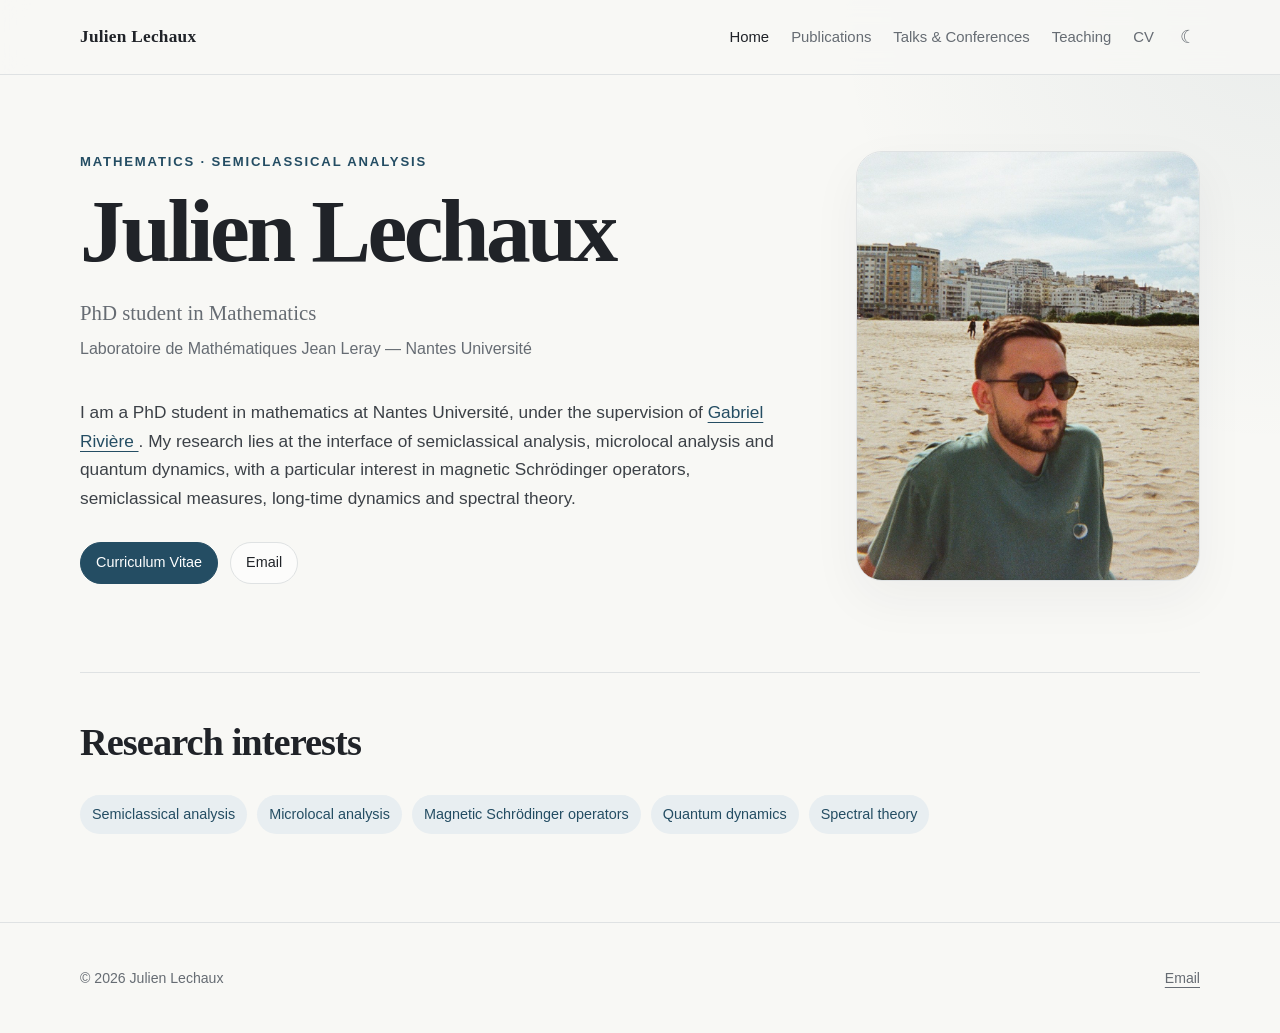
<file: index.html>
<!doctype html>
<html lang="en">
<head>
  <meta charset="utf-8">
  <meta name="google-site-verification" content="3LLDTHqSXRU2BRqAwc-alkDpxzCYhVD5m-M2i1JEhRE" />
  <meta name="viewport" content="width=device-width, initial-scale=1">
  <meta name="description" content="Personal academic webpage of Julien Lechaux, PhD student in mathematics.">
  <title>Julien Lechaux — Mathematics</title>
  <link rel="stylesheet" href="assets/style.css">
</head>
<body>
<div class="site-shell">

<header class="site-header">
  <div class="header-inner">
    <a class="brand" href="index.html" data-site-name>Julien Lechaux</a>
    <nav aria-label="Main navigation">
      <a href="index.html" class="active">Home</a>
      <a href="publications.html" class="">Publications</a>
      <a href="talks.html">Talks &amp; Conferences</a>
      <a href="teaching.html" class="">Teaching</a>
      <a href="assets/CV_Julien_Lechaux.pdf" data-cv>CV</a>
      <button
  id="theme-toggle"
  class="theme-toggle"
  type="button"
  aria-label="Toggle dark mode"
>
  ☾
</button>
    </nav>
  </div>
</header>

<main>

<section class="hero">
  <div>
    <p class="eyebrow">Mathematics · Semiclassical analysis</p>
    <h1 data-site-name>Julien Lechaux</h1>
    <p class="role" data-role>PhD student in Mathematics</p>
    <p class="institution" data-institution>Laboratoire de Mathématiques Jean Leray</p>

    <p class="lead">
  I am a PhD student in mathematics at Nantes Université, under the supervision of
  <a
    href="https://www.math.sciences.univ-nantes.fr/~riviere-g/index.html"
    target="_blank"
    rel="noopener noreferrer"
  >
    Gabriel Rivière
  </a>.
  My research lies at the interface of semiclassical analysis,
  microlocal analysis and quantum dynamics, with a particular interest in
  magnetic Schrödinger operators, semiclassical measures, long-time dynamics
  and spectral theory.
</p>

    <div class="quick-links">
      <a class="button-link primary" href="assets/CV_Julien_Lechaux.pdf" data-cv>Curriculum Vitae</a>
      <a class="button-link" href="mailto:julien.lechaux@univ-nantes.fr" data-email>Email</a>
    </div>
  </div>

  <aside class="photo-card">
  <img
    src="assets/photo_julien_portrait.jpg"
    alt="Julien Lechaux"
    class="profile-photo"
  >
</aside>
</section>

<section class="section section-rule">
  <h2>Research interests</h2>
  <div class="interests" data-interests></div>
</section>

</main>

<footer class="site-footer">
  <div class="footer-inner">
    <div>© <span data-year></span> <span data-site-name>Julien Lechaux</span></div>
    <div>
      <a href="mailto:julien.lechaux@univ-nantes.fr" data-email>Email</a>
    </div>
  </div>
</footer>

</div>
<script src="site-data.js"></script>
<script src="assets/site.js"></script>

<script
  data-goatcounter="https://lechauxjulien.goatcounter.com/count"
  async
  src="//gc.zgo.at/count.js">
</script>

</body>
</html>

</body>
</html>
</file>
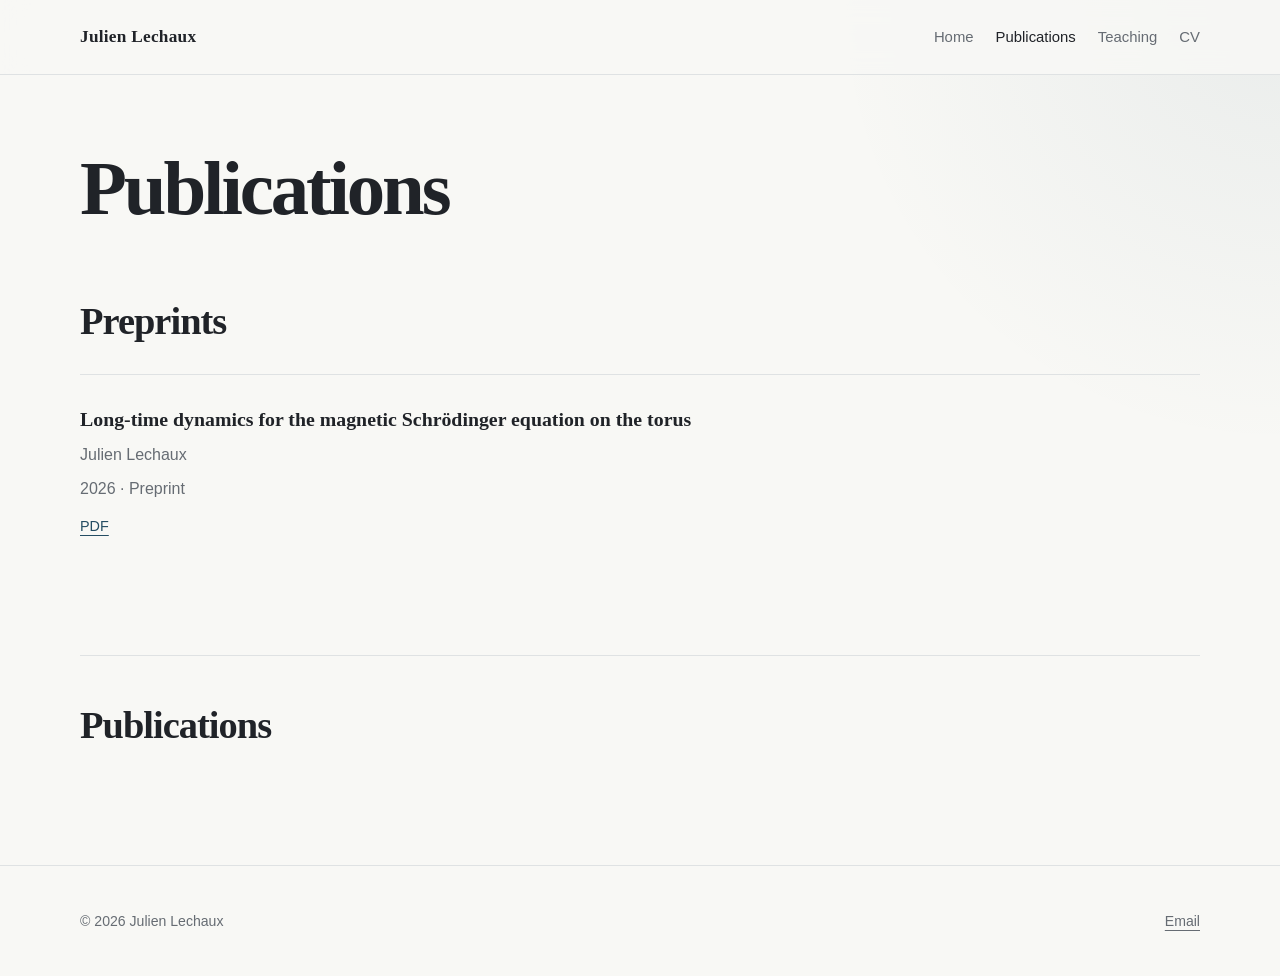
<file: Publications.html>
<!doctype html>
<html lang="en">

<head>
  <meta charset="utf-8">

  <meta name="viewport" content="width=device-width, initial-scale=1">

  <meta
    name="description"
    content="Publications and preprints of Julien Lechaux, PhD student in mathematics at Nantes Université."
  >

  <title>Publications — Julien Lechaux</title>

  <link rel="stylesheet" href="assets/style.css">
</head>


<body>

<div class="site-shell">


  <!-- Header -->

  <header class="site-header">

    <div class="header-inner">

      <a
        class="brand"
        href="index.html"
        data-site-name
      >
        Julien Lechaux
      </a>

      <nav aria-label="Main navigation">

        <a href="index.html">
          Home
        </a>

        <a
          href="publications.html"
          class="active"
        >
          Publications
        </a>

        <a href="teaching.html">
          Teaching
        </a>

        <a
          href="assets/CV_Julien_Lechaux.pdf"
          data-cv
        >
          CV
        </a>

      </nav>

    </div>

  </header>



  <!-- Main content -->

  <main>


    <!-- Page title -->

    <section class="page-intro">

      <h1>Publications</h1>

    </section>



    <!-- Preprints -->

    <section>

      <h2>Preprints</h2>

      <div
        id="preprints"
        class="publications-list"
      ></div>

    </section>



    <!-- Publications -->

    <section class="section section-rule">

      <h2>Publications</h2>

      <div
        id="published-papers"
        class="publications-list"
      ></div>

    </section>


  </main>



  <!-- Footer -->

  <footer class="site-footer">

    <div class="footer-inner">

      <div>
        © <span data-year></span>
        <span data-site-name>Julien Lechaux</span>
      </div>

      <div>

        <a
          href="mailto:julien.lechaux@example.com"
          data-email
        >
          Email
        </a>

      </div>

    </div>

  </footer>


</div>



<!-- Site data -->

<script src="site-data.js"></script>

<script src="assets/site.js"></script>



<!-- Publications data -->

<script src="publications.js"></script>


<script>

document.addEventListener("DOMContentLoaded", () => {

  const items = window.PUBLICATIONS || [];


  function renderPublication(item) {

    const links = Object.entries(item.links || {})

      .filter(([_, value]) => value && value !== "#")

      .map(([label, value]) => `
        <a href="${value}">
          ${label.toUpperCase()}
        </a>
      `)

      .join("");


    return `

      <article class="publication">

        <h3 class="publication-title">
          ${item.title}
        </h3>


        <p class="publication-meta">
          ${item.authors}
        </p>


        <p class="publication-meta">

          ${
            item.journal
            ? item.journal + " · "
            : ""
          }

          ${item.year}

          ${
            item.note
            ? " · " + item.note
            : ""
          }

        </p>


        ${
          links
          ? `<div class="pub-links">${links}</div>`
          : ""
        }

      </article>

    `;

  }


  const preprints =
    items.filter(item => item.type === "preprint");


  const publications =
    items.filter(item => item.type === "publication");


  document.getElementById("preprints").innerHTML =
    preprints.map(renderPublication).join("");


  document.getElementById("published-papers").innerHTML =
    publications.map(renderPublication).join("");

});

</script>


</body>

</html>
</file>
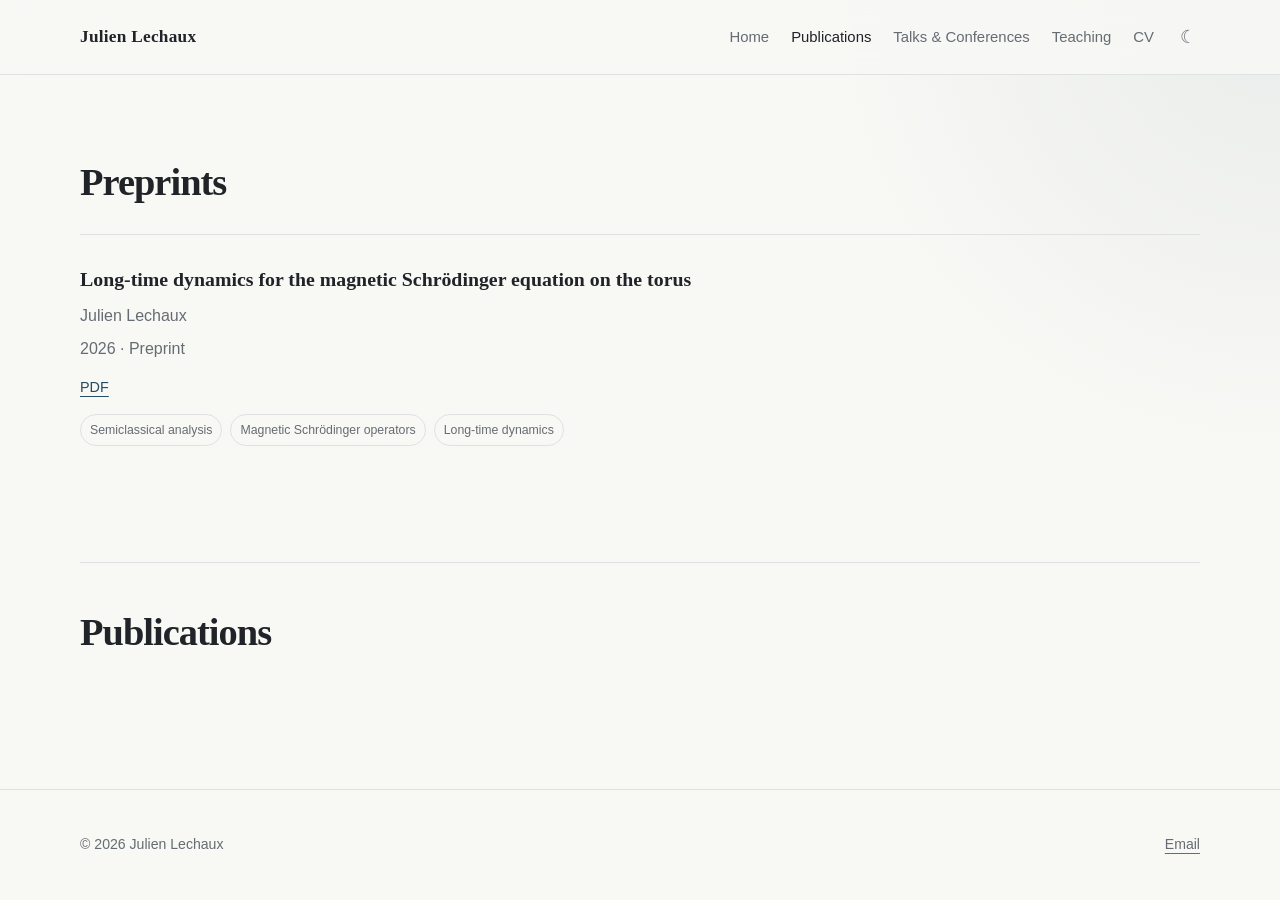
<file: publications.html>
<!doctype html>
<html lang="en">

<head>
  <meta charset="utf-8">

  <meta name="viewport" content="width=device-width, initial-scale=1">

  <meta
    name="description"
    content="Publications and preprints of Julien Lechaux, PhD student in mathematics at Nantes Université."
  >

  <title>Publications — Julien Lechaux</title>

  <link rel="stylesheet" href="assets/style.css">
</head>


<body>

<div class="site-shell">


  <!-- Header -->

  <header class="site-header">

    <div class="header-inner">

      <a
        class="brand"
        href="index.html"
        data-site-name
      >
        Julien Lechaux
      </a>

      <nav aria-label="Main navigation">

        <a href="index.html">
          Home
        </a>

        <a
          href="publications.html"
          class="active"
        >
          Publications
        </a>

        <a href="talks.html">
          Talks &amp; Conferences
        </a>

        <a href="teaching.html">
          Teaching
        </a>

        <a
          href="assets/CV_Julien_Lechaux.pdf"
          data-cv
        >
          CV
        </a>

        <button
  id="theme-toggle"
  class="theme-toggle"
  type="button"
  aria-label="Toggle dark mode"
>
  ☾
</button>

      </nav>

    </div>

  </header>



  <!-- Main content -->

  <main>
    <!-- Preprints -->

    <section>

      <h2>Preprints</h2>

      <div
        id="preprints"
        class="publications-list"
      ></div>

    </section>



    <!-- Publications -->

    <section class="section section-rule">

      <h2>Publications</h2>

      <div
        id="published-papers"
        class="publications-list"
      ></div>

    </section>


  </main>



  <!-- Footer -->

  <footer class="site-footer">

    <div class="footer-inner">

      <div>
        © <span data-year></span>
        <span data-site-name>Julien Lechaux</span>
      </div>

      <div>

        <a
          href="mailto:julien.lechaux@example.com"
          data-email
        >
          Email
        </a>

      </div>

    </div>

  </footer>


</div>



<!-- Site data -->

<script src="site-data.js"></script>

<script src="assets/site.js"></script>



<!-- Publications data -->

<script src="publications.js"></script>


<script>

document.addEventListener("DOMContentLoaded", () => {

  const items = window.PUBLICATIONS || [];


  function renderPublication(item) {

  const links = Object.entries(item.links || {})
    .filter(([_, value]) => value && value !== "#")
    .map(([label, value]) => `
      <a href="${value}">
        ${label.toUpperCase()}
      </a>
    `)
    .join("");


  const tags = (item.tags || [])
    .map(tag => `
      <span>${tag}</span>
    `)
    .join("");


  return `

    <article class="publication">

      <h3 class="publication-title">
        ${item.title}
      </h3>

      <p class="publication-meta">
        ${item.authors}
      </p>

      <p class="publication-meta">
        ${item.journal ? item.journal + " · " : ""}
        ${item.year}
        ${item.note ? " · " + item.note : ""}
      </p>

      ${
        links
        ? `<div class="pub-links">${links}</div>`
        : ""
      }

      ${
        tags
        ? `<div class="pub-tags">${tags}</div>`
        : ""
      }

    </article>

  `;
}


  const preprints =
    items.filter(item => item.type === "preprint");


  const publications =
    items.filter(item => item.type === "publication");


  document.getElementById("preprints").innerHTML =
    preprints.map(renderPublication).join("");


  document.getElementById("published-papers").innerHTML =
    publications.map(renderPublication).join("");

});

</script>

<script
  data-goatcounter="https://lechauxjulien.goatcounter.com/count"
  async
  src="//gc.zgo.at/count.js">
</script>
</body>

</html>
</file>
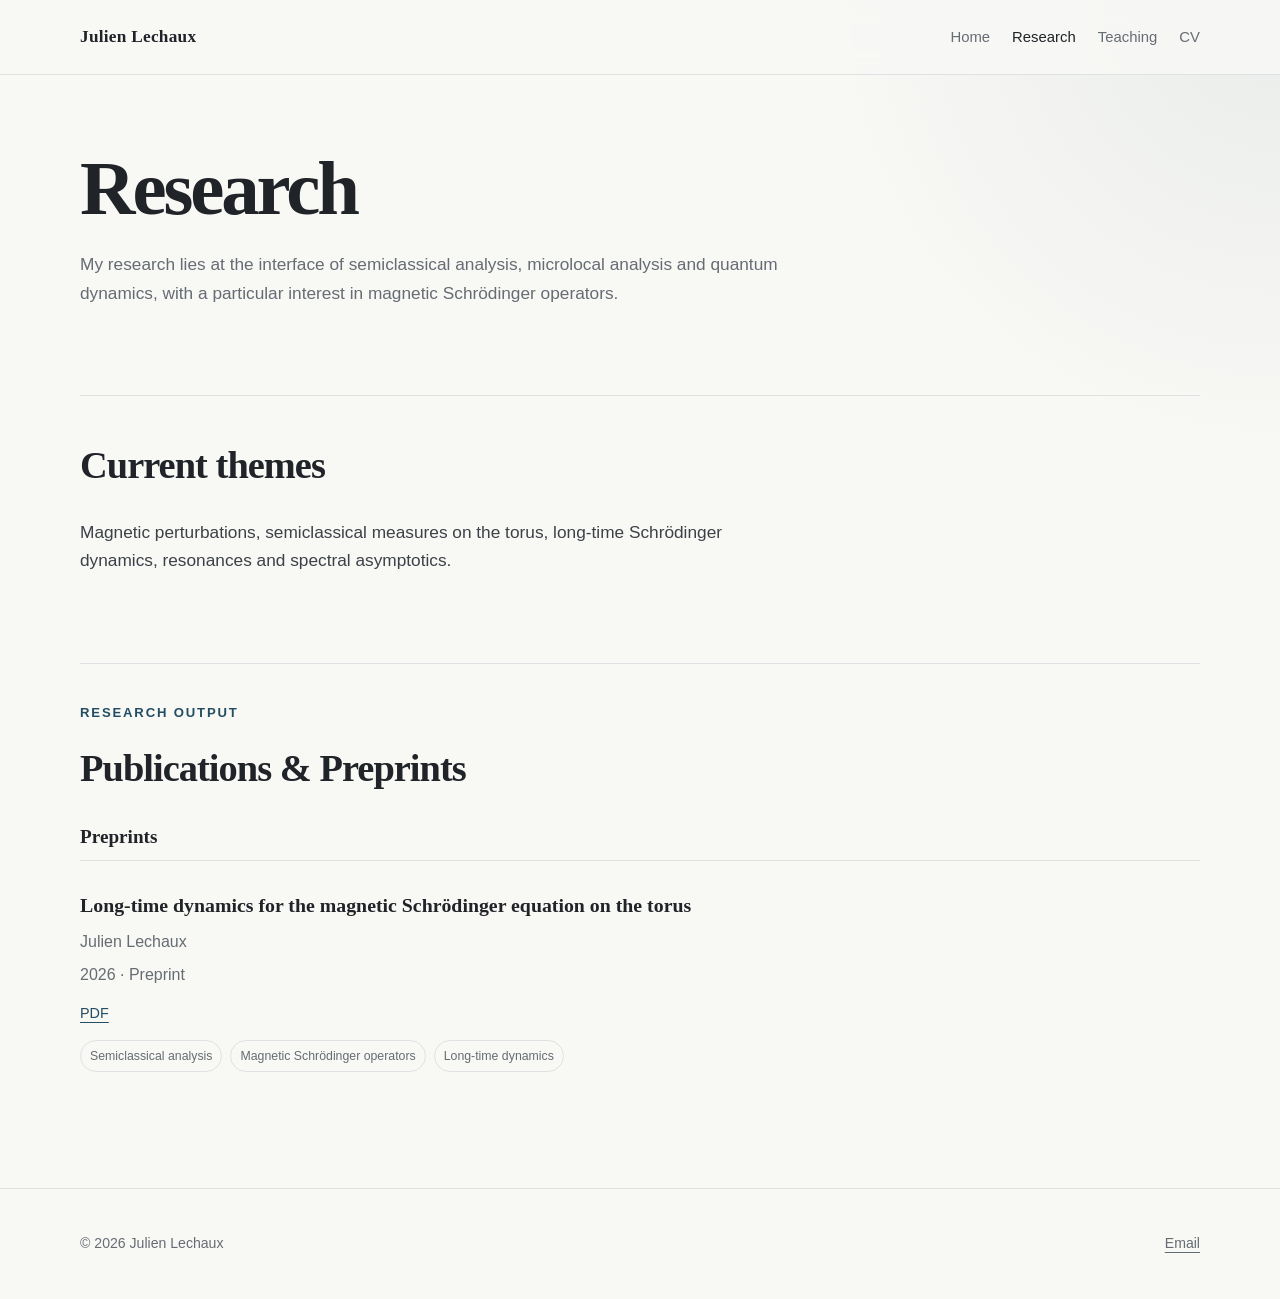
<file: research.html>
<!doctype html>
<html lang="en">

<head>
  <meta charset="utf-8">

  <meta name="viewport" content="width=device-width, initial-scale=1">

  <meta
    name="description"
    content="Research interests and publications of Julien Lechaux, PhD student in mathematics at Nantes Université."
  >

  <title>Research — Julien Lechaux</title>

  <link rel="stylesheet" href="assets/style.css">
</head>


<body>

<div class="site-shell">


  <!-- Header -->

  <header class="site-header">

    <div class="header-inner">

      <a
        class="brand"
        href="index.html"
        data-site-name
      >
        Julien Lechaux
      </a>

      <nav aria-label="Main navigation">

        <a href="index.html">
          Home
        </a>

        <a
          href="research.html"
          class="active"
        >
          Research
        </a>

        <a href="teaching.html">
          Teaching
        </a>

        <a
          href="assets/CV_Julien_Lechaux.pdf"
          data-cv
        >
          CV
        </a>

      </nav>

    </div>

  </header>



  <!-- Main content -->

  <main>


    <!-- Introduction -->

    <section class="page-intro">

      <h1>
        Research
      </h1>

      <p>
        My research lies at the interface of semiclassical analysis,
        microlocal analysis and quantum dynamics, with a particular
        interest in magnetic Schrödinger operators.
      </p>

    </section>


    <!-- Current research themes -->

    <section class="section section-rule">

      <h2>
        Current themes
      </h2>

      <p
        class="lead"
        style="margin-top: 0;"
      >
        Magnetic perturbations, semiclassical measures on the torus,
        long-time Schrödinger dynamics, resonances and spectral asymptotics.
      </p>

    </section>



    <!-- Publications -->

    <section class="section section-rule">

      <p class="eyebrow">
        Research output
      </p>

      <h2>
        Publications &amp; Preprints
      </h2>

      <div id="preprints" class="publications-list"></div>

      <div
        id="published-papers"
        class="publications-list"
      ></div>

    </section>


  </main>



  <!-- Footer -->

  <footer class="site-footer">

    <div class="footer-inner">

      <div>
        © <span data-year></span>
        <span data-site-name>Julien Lechaux</span>
      </div>

      <div>

        <a
          href="mailto:julien.lechaux@example.com"
          data-email
        >
          Email
        </a>

      </div>

    </div>

  </footer>


</div>



<!-- Site data -->

<script src="site-data.js"></script>
<script src="assets/site.js"></script>


<!-- Publications data -->

<script src="publications.js"></script>

<script>

document.addEventListener("DOMContentLoaded", () => {

  const items = window.PUBLICATIONS || [];


  function renderPublication(item) {

    const links = Object.entries(item.links || {})

      .filter(([_, value]) => value && value !== "#")

      .map(([label, value]) => `
        <a href="${value}">
          ${label.toUpperCase()}
        </a>
      `)

      .join("");


    const tags = (item.tags || [])

      .map(tag => `
        <span>${tag}</span>
      `)

      .join("");


    return `

      <article class="publication">

        <h3 class="publication-title">
          ${item.title}
        </h3>

        <p class="publication-meta">
          ${item.authors}
        </p>

        <p class="publication-meta">

          ${item.journal
            ? item.journal + " · "
            : ""
          }

          ${item.year}

          ${item.note
            ? " · " + item.note
            : ""
          }

        </p>


        ${
          links
          ? `<div class="pub-links">${links}</div>`
          : ""
        }


        ${
          tags
          ? `<div class="pub-tags">${tags}</div>`
          : ""
        }

      </article>

    `;

  }


  const preprints =
    items.filter(item => item.type === "preprint");


  const publications =
    items.filter(item => item.type === "publication");


  const preprintContainer =
    document.getElementById("preprints");


  const publicationsContainer =
    document.getElementById("published-papers");


  if (preprints.length > 0) {

    preprintContainer.innerHTML = `

      <h3 style="margin-top: 0;">
        Preprints
      </h3>

      ${preprints.map(renderPublication).join("")}

    `;

  }


  if (publications.length > 0) {

    publicationsContainer.innerHTML = `

      <h3 style="margin-top: 40px;">
        Published papers
      </h3>

      ${publications.map(renderPublication).join("")}

    `;

  }


  if (
    preprints.length === 0 &&
    publications.length === 0
  ) {

    preprintContainer.innerHTML = `
      <p class="publication-meta">
        Publications and preprints will appear here.
      </p>
    `;

  }

});

</script>


</body>

</html>
</file>
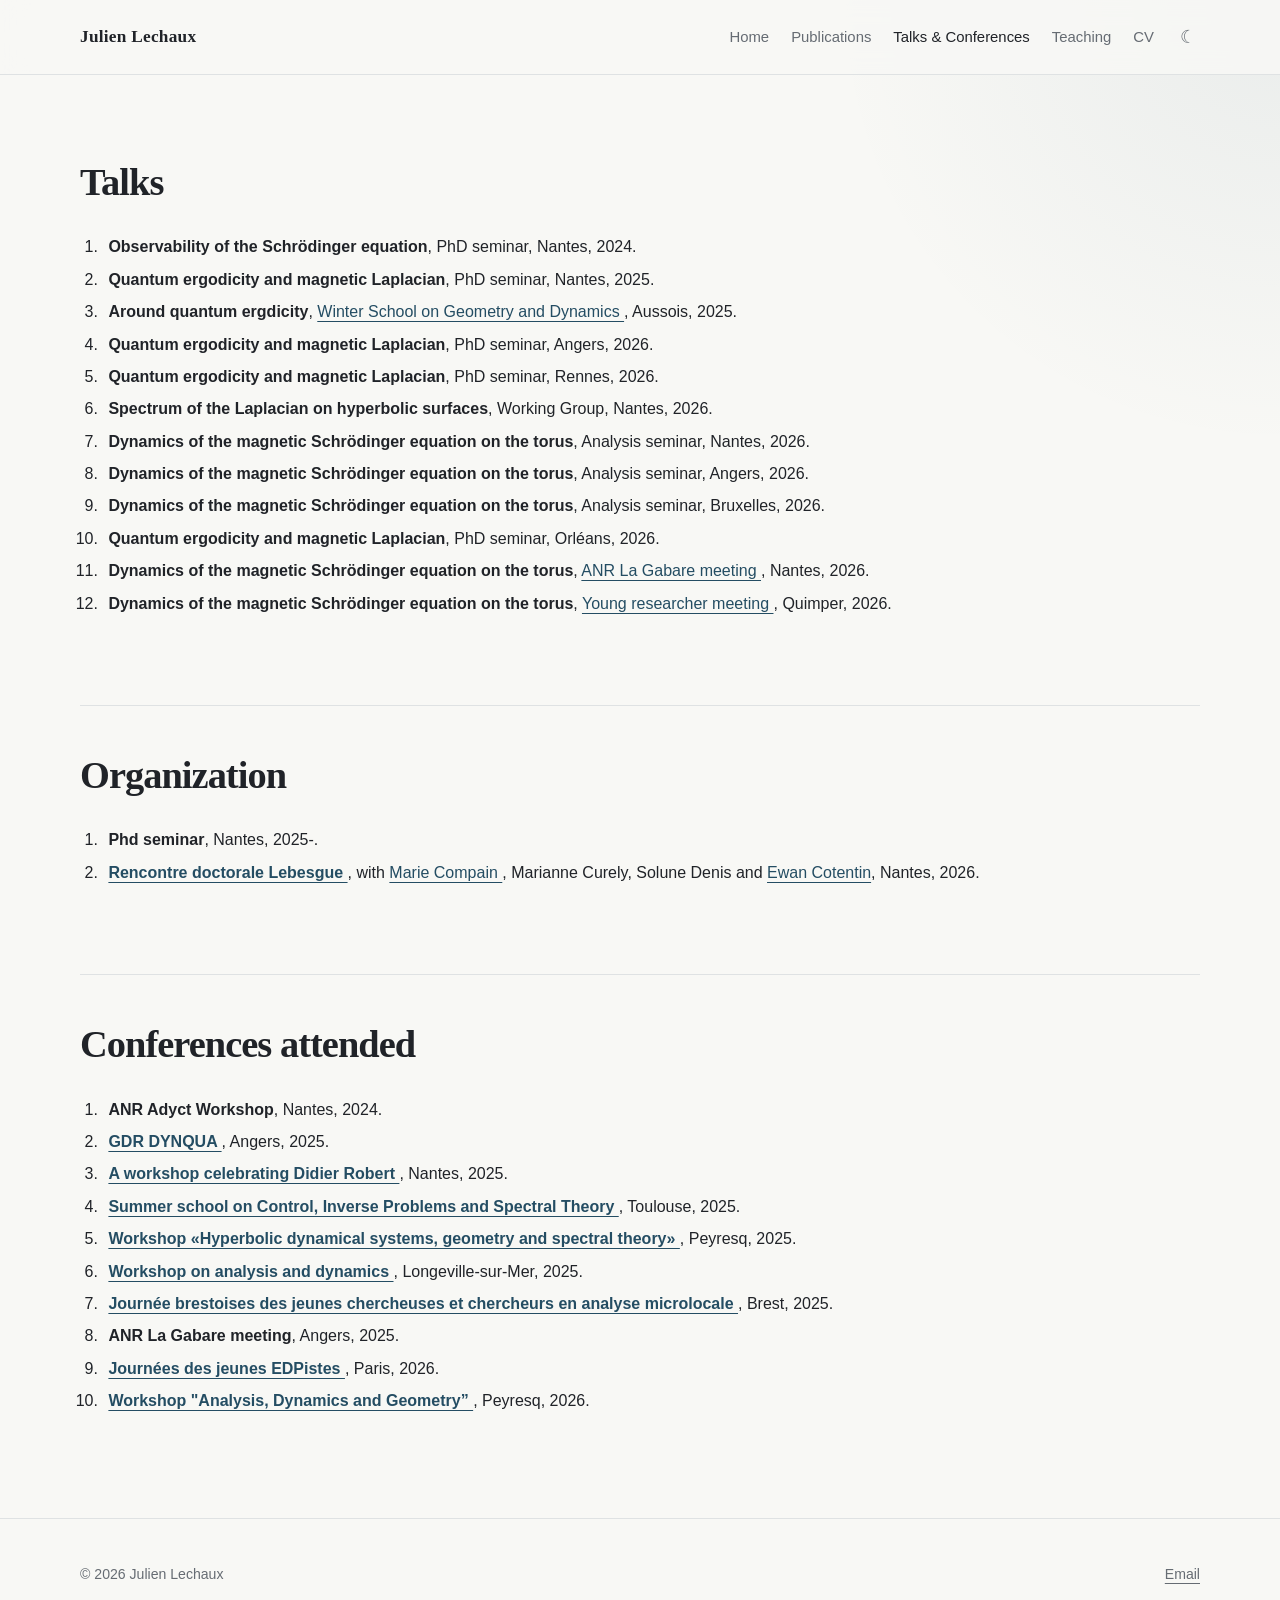
<file: talks.html>
<!doctype html>
<html lang="en">

<head>
  <meta charset="utf-8">

  <meta name="viewport" content="width=device-width, initial-scale=1">

  <meta
    name="description"
    content="Talks and conferences of Julien Lechaux, PhD student in mathematics at Nantes Université."
  >

  <title>Talks & Conferences — Julien Lechaux</title>

  <link rel="stylesheet" href="assets/style.css">
</head>


<body>

<div class="site-shell">


  <!-- Header -->

  <header class="site-header">

    <div class="header-inner">

      <a
        class="brand"
        href="index.html"
        data-site-name
      >
        Julien Lechaux
      </a>


      <nav aria-label="Main navigation">

        <a href="index.html">
          Home
        </a>

        <a href="publications.html">
          Publications
        </a>

        <a
          href="talks.html"
          class="active"
        >
          Talks &amp; Conferences
        </a>

        <a href="teaching.html">
          Teaching
        </a>

        <a
          href="assets/CV_Julien_Lechaux.pdf"
          data-cv
        >
          CV
        </a>
    <button
      id="theme-toggle"
      class="theme-toggle"
      type="button"
      aria-label="Toggle dark mode"
      >
        ☾
</button>
      </nav>

    </div>

  </header>



  <!-- Main content -->

  <main>


  <!-- Talks -->

  <section>

    <h2>Talks</h2>

    <ol class="talks-list">

      <li>
        <strong>Observability of the Schrödinger equation</strong>,
        PhD seminar, Nantes, 2024.
      </li>

      <li>
        <strong>Quantum ergodicity and magnetic Laplacian</strong>,
        PhD seminar, Nantes, 2025.
      </li>

      <li>
        <strong>Around quantum ergdicity</strong>,
        <a
          href="https://alan.pinoy.web.ulb.be/aussois_2025/"
          target="_blank"
          rel="noopener noreferrer"
        >
          Winter School on Geometry and Dynamics
        </a>,
        Aussois, 2025.
      </li>

      <li>
        <strong>Quantum ergodicity and magnetic Laplacian</strong>,
        PhD seminar, Angers, 2026.
      </li>

      <li>
        <strong>Quantum ergodicity and magnetic Laplacian</strong>,
        PhD seminar, Rennes, 2026.
      </li>

      <li>
        <strong>Spectrum of the Laplacian on hyperbolic surfaces</strong>,
        Working Group, Nantes, 2026.
      </li>

      <li>
        <strong>Dynamics of the magnetic Schrödinger equation on the torus</strong>,
        Analysis seminar, Nantes, 2026.
      </li>

      <li>
        <strong>Dynamics of the magnetic Schrödinger equation on the torus</strong>,
        Analysis seminar, Angers, 2026.
      </li>

      <li>
        <strong>Dynamics of the magnetic Schrödinger equation on the torus</strong>,
        Analysis seminar, Bruxelles, 2026.
      </li>

      <li>
        <strong>Quantum ergodicity and magnetic Laplacian</strong>,
        PhD seminar, Orléans, 2026.
      </li>

      <li>
        <strong>Dynamics of the magnetic Schrödinger equation on the torus</strong>,
        <a
          href="https://yannchaubet.github.io/workshops/workshop_nantes_gabare.html"
          target="_blank"
          rel="noopener noreferrer"
        >
          ANR La Gabare meeting
        </a>,
        Nantes, 2026.
      </li>

      <li>
        <strong>Dynamics of the magnetic Schrödinger equation on the torus</strong>,
        <a
          href="https://yannchaubet.github.io/workshops/rencontre_quimper.html"
          target="_blank"
          rel="noopener noreferrer"
        >
          Young researcher meeting 
        </a>,
        Quimper, 2026.
      </li>

    </ol>

  </section>



  <!-- Organization -->

  <section class="section section-rule">

    <h2>Organization</h2>

    <ol class="talks-list">



      <li>
        <strong>Phd seminar</strong>,
        Nantes, 2025-.
      </li>

      
      <li>
  <strong>
    <a
      href="https://www.lebesgue.fr/fr/RDL2026"
      target="_blank"
      rel="noopener noreferrer"
    >
      Rencontre doctorale Lebesgue
    </a>
  </strong>,
  with
  <a
    href="https://mariecmpn.github.io/website/"
    target="_blank"
    rel="noopener noreferrer"
  >
    Marie Compain
  </a>,
  Marianne Curely, Solune Denis and <a
    href="https://sites.google.com/view/ewancontentin/"
    target="_blank"
    rel="noopener noreferrer"
  >
    Ewan Cotentin</a>,
  Nantes, 2026.
</li>

      

    </ol>

  </section>



  <!-- Conferences attended -->

  <section class="section section-rule">

    <h2>Conferences attended</h2>

    <ol class="talks-list">

      <!--
      Exemple :

      <li>
        <a
          href="LIEN_DE_LA_CONFERENCE"
          target="_blank"
          rel="noopener noreferrer"
        >
          Name of the conference
        </a>,
        City, 2025.
      </li>
      -->
      <li>
  <strong>ANR Adyct Workshop</strong>,
  Nantes, 2024.
      </li>
      

      <li><strong>
        <a
          href="https://angersdynqua25.sciencesconf.org"
          target="_blank"
          rel="noopener noreferrer"
        >
          GDR DYNQUA 
        </a></strong>,
        Angers, 2025.
      </li>

      
      <li><strong>
        <a
          href="https://www.math.sciences.univ-nantes.fr/~riviere-g/DidierRobert2025.html"
          target="_blank"
          rel="noopener noreferrer"
        >
          A workshop celebrating Didier Robert 
        </a></strong>,
        Nantes, 2025.
      </li>

      
      <li><strong>
        <a
          href="https://indico.math.cnrs.fr/event/12766/"
          target="_blank"
          rel="noopener noreferrer"
        >
          Summer school on Control, Inverse Problems and Spectral Theory
        </a></strong>,
        Toulouse, 2025.
      </li>


       <li><strong>
        <a
          href="https://www-fourier.univ-grenoble-alpes.fr//~faure/conferences/2025_Peyresq.xhtml#magicparlabel-301"
          target="_blank"
          rel="noopener noreferrer"
        >
          Workshop «Hyperbolic dynamical systems, geometry and spectral theory»
        </a></strong>,
        Peyresq, 2025.
      </li>


      <li><strong>
        <a
          href="https://yannchaubet.github.io/workshops/workshop_longeville.html"
          target="_blank"
          rel="noopener noreferrer"
        >
          Workshop on analysis and dynamics
        </a></strong>,
        Longeville-sur-Mer, 2025.
      </li>

      
       <li><strong>
        <a
          href="https://jezequel.pages.math.cnrs.fr/perso/rencontre_brest"
          target="_blank"
          rel="noopener noreferrer"
        >
          Journée brestoises des jeunes chercheuses et chercheurs en analyse microlocale
        </a></strong>,
        Brest, 2025.
      </li>
    

      <li>
      <strong>ANR La Gabare meeting</strong>,
      Angers, 2025.
      </li>


      <li><strong>
        <a
          href="https://jef2026.sciencesconf.org"
          target="_blank"
          rel="noopener noreferrer"
        >
          Journées des jeunes EDPistes
        </a></strong>,
        Paris, 2026.
      </li>

      
      <li><strong>
        <a
          href="https://www-fourier.univ-grenoble-alpes.fr/~faure/conferences/2026_Peyresq.html"
          target="_blank"
          rel="noopener noreferrer"
        >
          Workshop "Analysis, Dynamics and Geometry”
        </a></strong>,
        Peyresq, 2026.
      </li>
      </ol>
    
  </section>


</main>



  <!-- Footer -->

  <footer class="site-footer">

    <div class="footer-inner">

      <div>
        © <span data-year></span>
        <span data-site-name>Julien Lechaux</span>
      </div>

      <div>

        <a
          href="mailto:julien.lechaux@example.com"
          data-email
        >
          Email
        </a>

      </div>

    </div>

  </footer>


</div>


<script src="site-data.js"></script>
<script src="assets/site.js"></script>

<script
  data-goatcounter="https://lechauxjulien.goatcounter.com/count"
  async
  src="//gc.zgo.at/count.js">
</script>
</body>

</html>
</file>
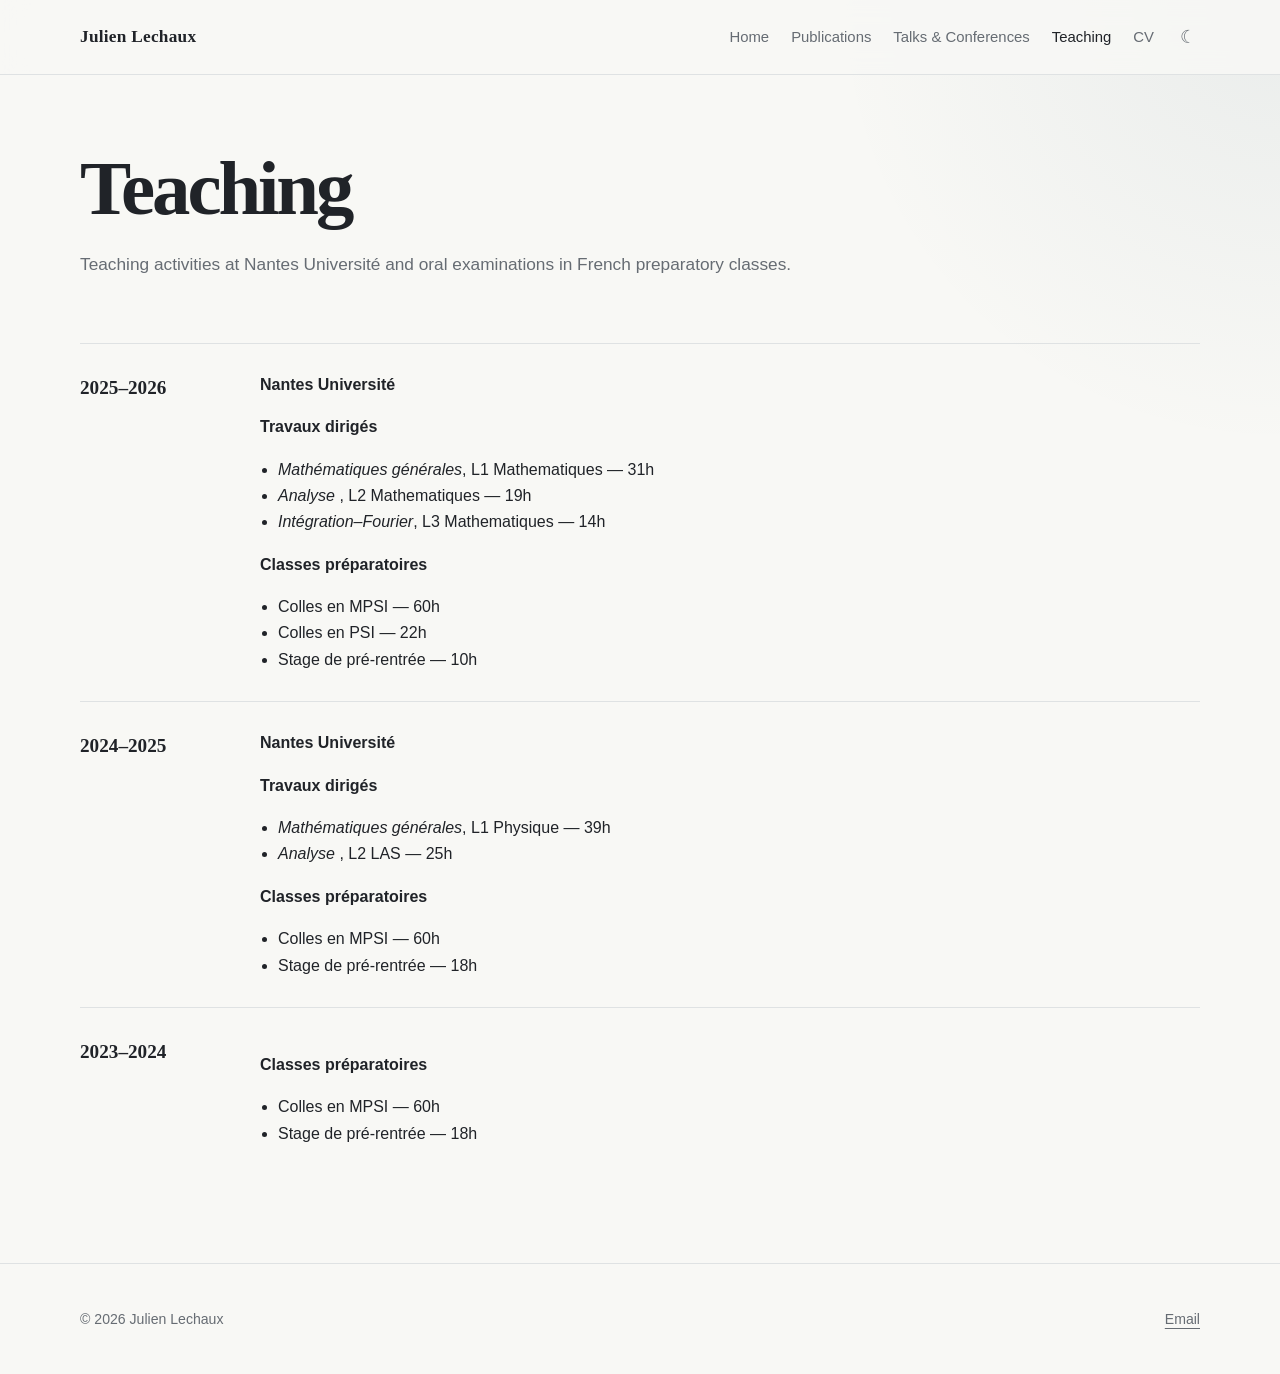
<file: teaching.html>
<!doctype html>
<html lang="en">

<head>
  <meta charset="utf-8">

  <meta name="viewport" content="width=device-width, initial-scale=1">

  <meta
    name="description"
    content="Teaching activities of Julien Lechaux, PhD student in mathematics at Nantes Université."
  >

  <title>Teaching — Julien Lechaux</title>

  <link rel="stylesheet" href="assets/style.css">
</head>


<body>

<div class="site-shell">


  <!-- Header -->

  <header class="site-header">

    <div class="header-inner">

      <a
        class="brand"
        href="index.html"
        data-site-name
      >
        Julien Lechaux
      </a>

      <nav aria-label="Main navigation">

        <a href="index.html">
          Home
        </a>

        <a href="publications.html">
          Publications
        </a>

        <a href="talks.html">
          Talks &amp; Conferences
        </a>

        <a
          href="teaching.html"
          class="active"
        >
          Teaching
        </a>

        <a
          href="assets/CV_Julien_Lechaux.pdf"
          data-cv
        >
          CV
        </a>

        <button
  id="theme-toggle"
  class="theme-toggle"
  type="button"
  aria-label="Toggle dark mode"
>
  ☾
</button>

      </nav>

    </div>

  </header>



  <!-- Main content -->

  <main>


    <!-- Introduction -->

    <section class="page-intro">
      <h1>
        Teaching
      </h1>

      <p>
        Teaching activities at Nantes Université and oral examinations
        in French preparatory classes.
      </p>

    </section>



    <!-- Teaching -->

    <section>


      <!-- 2025–2026 -->

      <div class="teaching-year">

        <h3>
          2025–2026
        </h3>

        <div>

          <strong>
            Nantes Université
          </strong>


          <p>
            <strong>Travaux dirigés</strong>
          </p>

          <ul>

            <li>
              <em>Mathématiques générales</em>,
              L1 Mathematiques — 31h
            </li>

            <li>
              <em>Analyse </em>,
              L2 Mathematiques — 19h
            </li>

            <li>
              <em>Intégration–Fourier</em>,
              L3 Mathematiques — 14h
            </li>

          </ul>


          <p>
            <strong>Classes préparatoires</strong>
          </p>

          <ul>

            <li>
              Colles en MPSI — 60h
            </li>

            <li>
              Colles en PSI — 22h
            </li>

            <li>
              Stage de pré-rentrée — 10h
            </li>

          </ul>

        </div>

      </div>



      <!-- 2024–2025 -->

      <div class="teaching-year">

        <h3>
          2024–2025
        </h3>

        <div>

          <strong>
            Nantes Université
          </strong>


          <p>
            <strong>Travaux dirigés</strong>
          </p>

          <ul>

            <li>
              <em>Mathématiques générales</em>,
              L1 Physique — 39h
            </li>

            <li>
              <em>Analyse </em>,
              L2 LAS — 25h
            </li>

          </ul>


          <p>
            <strong>Classes préparatoires</strong>
          </p>

          <ul>

            <li>
              Colles en MPSI — 60h
            </li>

            <li>
              Stage de pré-rentrée — 18h
            </li>

          </ul>

        </div>

      </div>

      <!-- 2023–2024 -->

      <div class="teaching-year">

        <h3>
          2023–2024
        </h3>
        
       <div>
          <p>
            <strong>Classes préparatoires</strong>
          </p>

          <ul>

            <li>
              Colles en MPSI — 60h
            </li>

            <li>
              Stage de pré-rentrée — 18h
            </li>

          </ul>

        </div>

      </div>


    </section>

  </main>



  <!-- Footer -->

  <footer class="site-footer">

    <div class="footer-inner">

      <div>
        © <span data-year></span>
        <span data-site-name>Julien Lechaux</span>
      </div>

      <div>

        <a
          href="mailto:julien.lechaux@univ-nantes.fr"
          data-email
        >
          Email
        </a>

      </div>

    </div>

  </footer>


</div>



<!-- Scripts -->

<script src="site-data.js"></script>

<script src="assets/site.js"></script>

<script
  data-goatcounter="https://lechauxjulien.goatcounter.com/count"
  async
  src="//gc.zgo.at/count.js">
</script>
</body>

</html>
</file>
<file: assets/style.css>
:root {
  --bg: #f8f8f5;
  --surface: rgba(255, 255, 255, 0.72);
  --text: #202328;
  --muted: #666c73;
  --line: #dfe2e3;
  --accent: #244d63;
  --accent-soft: #e8eef1;
  --max: 1120px;
  --serif: Georgia, "Times New Roman", Times, serif;
  --sans: -apple-system, BlinkMacSystemFont, "Segoe UI", Helvetica, Arial, sans-serif;
}

* {
  box-sizing: border-box;
}

html {
  scroll-behavior: smooth;
}

body {
  margin: 0;
  background:
    radial-gradient(circle at top right, rgba(36,77,99,.065), transparent 28rem),
    var(--bg);
  color: var(--text);
  font-family: var(--sans);
  line-height: 1.65;
}

a {
  color: var(--accent);
  text-decoration-thickness: 1px;
  text-underline-offset: 4px;
}

a:hover {
  opacity: .72;
}

.site-shell {
  min-height: 100vh;
  display: flex;
  flex-direction: column;
}

.site-header {
  border-bottom: 1px solid var(--line);
  background: rgba(248,248,245,.88);
  backdrop-filter: blur(14px);
  position: sticky;
  top: 0;
  z-index: 20;
}

.header-inner,
main,
.footer-inner {
  width: min(calc(100% - 40px), var(--max));
  margin: 0 auto;
}

.header-inner {
  min-height: 74px;
  display: flex;
  align-items: center;
  justify-content: space-between;
  gap: 24px;
}

.brand {
  font-family: var(--serif);
  font-size: 1.08rem;
  font-weight: 700;
  letter-spacing: .015em;
  color: var(--text);
  text-decoration: none;
  white-space: nowrap;
}

nav {
  display: flex;
  gap: 22px;
  flex-wrap: wrap;
  justify-content: flex-end;
}

nav a {
  color: var(--muted);
  text-decoration: none;
  font-size: .93rem;
}

nav a.active,
nav a:hover {
  color: var(--text);
}

main {
  flex: 1;
  padding: 76px 0 88px;
}

.hero {
  display: grid;
  grid-template-columns: minmax(0, 1.55fr) minmax(280px, .75fr);
  gap: 64px;
  align-items: start;
}

.eyebrow {
  margin: 0 0 14px;
  color: var(--accent);
  font-size: .82rem;
  text-transform: uppercase;
  letter-spacing: .14em;
  font-weight: 700;
}

h1, h2, h3 {
  font-family: var(--serif);
  color: var(--text);
  font-weight: 600;
}

h1 {
  margin: 0;
  font-size: clamp(3.1rem, 7vw, 6.4rem);
  line-height: .98;
  letter-spacing: -.04em;
}

h2 {
  margin: 0 0 20px;
  font-size: clamp(1.7rem, 3vw, 2.5rem);
  letter-spacing: -.025em;
}

h3 {
  margin: 0 0 8px;
  font-size: 1.2rem;
}

.role {
  margin: 22px 0 0;
  font-family: var(--serif);
  font-size: 1.3rem;
  color: var(--muted);
}

.institution {
  margin: 5px 0 0;
  color: var(--muted);
}

.lead {
  max-width: 720px;
  margin: 36px 0 0;
  font-size: 1.08rem;
  color: #3c4147;
}

.quick-links {
  display: flex;
  gap: 12px;
  flex-wrap: wrap;
  margin-top: 30px;
}

.button-link {
  display: inline-flex;
  align-items: center;
  min-height: 42px;
  padding: 0 15px;
  border: 1px solid var(--line);
  border-radius: 999px;
  text-decoration: none;
  font-size: .9rem;
  background: rgba(255,255,255,.62);
  color: var(--text);
}

.button-link.primary {
  background: var(--accent);
  border-color: var(--accent);
  color: white;
}

.math-card {
  position: relative;
  overflow: hidden;
  min-height: 420px;
  border: 1px solid var(--line);
  border-radius: 26px;
  background:
    linear-gradient(145deg, rgba(255,255,255,.92), rgba(232,238,241,.74));
  padding: 28px;
  display: flex;
  flex-direction: column;
  justify-content: space-between;
  box-shadow: 0 18px 50px rgba(31,48,58,.05);
}

.math-card::before,
.math-card::after {
  content: "";
  position: absolute;
  border: 1px solid rgba(36,77,99,.13);
  border-radius: 50%;
  width: 310px;
  height: 160px;
  transform: rotate(24deg);
}

.math-card::before {
  top: 30px;
  right: -100px;
}

.math-card::after {
  bottom: 35px;
  left: -100px;
  transform: rotate(-18deg);
}

.formula {
  position: relative;
  z-index: 2;
  margin: auto 0;
  font-family: "Times New Roman", Times, serif;
  font-style: italic;
  font-size: clamp(1.45rem, 3vw, 2.3rem);
  line-height: 1.6;
  color: var(--accent);
}

.formula small {
  display: block;
  margin-top: 18px;
  font-family: var(--sans);
  font-style: normal;
  font-size: .78rem;
  letter-spacing: .1em;
  text-transform: uppercase;
  color: var(--muted);
}

.section {
  margin-top: 88px;
}

.section-rule {
  padding-top: 38px;
  border-top: 1px solid var(--line);
}

.interests {
  display: flex;
  flex-wrap: wrap;
  gap: 10px;
}

.tag {
  background: var(--accent-soft);
  color: var(--accent);
  padding: 8px 12px;
  border-radius: 999px;
  font-size: .9rem;
}

.news-list,
.publications-list {
  display: grid;
  gap: 0;
}

.news-item {
  display: grid;
  grid-template-columns: 90px 1fr;
  gap: 16px;
  padding: 15px 0;
  border-bottom: 1px solid var(--line);
}

.news-year {
  color: var(--muted);
  font-variant-numeric: tabular-nums;
}

.page-intro {
  max-width: 760px;
  margin-bottom: 64px;
}

.page-intro h1 {
  font-size: clamp(2.8rem, 6vw, 5.2rem);
}

.page-intro p {
  margin: 24px 0 0;
  color: var(--muted);
  font-size: 1.08rem;
}

.research-grid {
  display: grid;
  grid-template-columns: repeat(3, 1fr);
  gap: 18px;
}

.research-card {
  min-height: 250px;
  padding: 28px;
  border: 1px solid var(--line);
  border-radius: 20px;
  background: rgba(255,255,255,.58);
}

.research-card p {
  margin: 0;
  color: var(--muted);
}

.publication {
  padding: 28px 0;
  border-top: 1px solid var(--line);
}

.publication-title {
  font-family: var(--serif);
  font-size: 1.24rem;
  margin: 0;
}

.publication-meta {
  margin: 7px 0 0;
  color: var(--muted);
}

.pub-links {
  display: flex;
  gap: 14px;
  flex-wrap: wrap;
  margin-top: 13px;
}

.pub-links a {
  font-size: .9rem;
}

.pub-tags {
  display: flex;
  flex-wrap: wrap;
  gap: 8px;
  margin-top: 14px;
}

.pub-tags span {
  font-size: .77rem;
  color: var(--muted);
  border: 1px solid var(--line);
  border-radius: 999px;
  padding: 5px 9px;
}

.teaching-year {
  display: grid;
  grid-template-columns: 150px 1fr;
  gap: 30px;
  padding: 28px 0;
  border-top: 1px solid var(--line);
}

.teaching-year h3 {
  margin: 0;
}

.teaching-year ul {
  margin: 0;
  padding-left: 18px;
}

.note-box {
  margin-top: 50px;
  border-left: 3px solid var(--accent);
  background: rgba(232,238,241,.55);
  padding: 20px 22px;
  color: #424950;
}

.site-footer {
  border-top: 1px solid var(--line);
}

.footer-inner {
  min-height: 110px;
  display: flex;
  align-items: center;
  justify-content: space-between;
  gap: 24px;
  color: var(--muted);
  font-size: .88rem;
}

.footer-inner a {
  color: var(--muted);
}

@media (max-width: 850px) {
  .hero,
  .research-grid {
    grid-template-columns: 1fr;
  }

  .math-card {
    min-height: 300px;
  }

  .header-inner {
    align-items: flex-start;
    padding: 18px 0;
    flex-direction: column;
    gap: 12px;
  }

  nav {
    justify-content: flex-start;
    gap: 14px 18px;
  }

  .teaching-year {
    grid-template-columns: 1fr;
    gap: 8px;
  }
}

@media (max-width: 540px) {
  .header-inner,
  main,
  .footer-inner {
    width: min(calc(100% - 28px), var(--max));
  }

  main {
    padding-top: 54px;
  }

  h1 {
    font-size: 3.2rem;
  }

  .footer-inner {
    align-items: flex-start;
    justify-content: center;
    flex-direction: column;
    padding: 28px 0;
  }
}
.talks-list {
  padding-left: 1.4rem;
  margin-top: 16px;
}

.talks-list li {
  margin-bottom: 6px;
  padding-left: 6px;
}

/* Dark mode */

body.dark-mode {
  --bg: #17191c;
  --surface: rgba(30, 33, 37, 0.85);
  --text: #eeeeea;
  --muted: #a8adb3;
  --line: #353a40;
  --accent: #8fb6c9;
  --accent-soft: #25343c;
}

body.dark-mode {
  background:
    radial-gradient(
      circle at top right,
      rgba(143, 182, 201, 0.08),
      transparent 28rem
    ),
    var(--bg);
}

body.dark-mode .site-header {
  background: rgba(23, 25, 28, 0.88);
}

body.dark-mode .lead {
  color: #cdd1d5;
}

body.dark-mode .math-card {
  background:
    linear-gradient(
      145deg,
      rgba(34, 38, 42, 0.96),
      rgba(28, 38, 44, 0.86)
    );
}

body.dark-mode .research-card {
  background: rgba(30, 33, 37, 0.72);
}

body.dark-mode .button-link {
  background: rgba(30, 33, 37, 0.8);
  color: var(--text);
}

body.dark-mode .button-link.primary {
  background: var(--accent);
  color: #17191c;
}

.theme-toggle {
  border: 0;
  background: none;
  color: var(--muted);
  cursor: pointer;
  font-size: 1.15rem;
  padding: 0 4px;
  font-family: inherit;
}

.theme-toggle:hover {
  color: var(--text);
}

.photo-card {
  overflow: hidden;
  min-height: 420px;
  border: 1px solid var(--line);
  border-radius: 26px;
  background: rgba(255,255,255,.72);
  box-shadow: 0 18px 50px rgba(31,48,58,.05);
}

.profile-photo {
  display: block;
  width: 100%;
  height: 100%;
  min-height: 420px;
  object-fit: cover;
}

@media (max-width: 850px) {
  .photo-card {
    min-height: 300px;
  }

  .profile-photo {
    min-height: 300px;
  }
}
</file>
